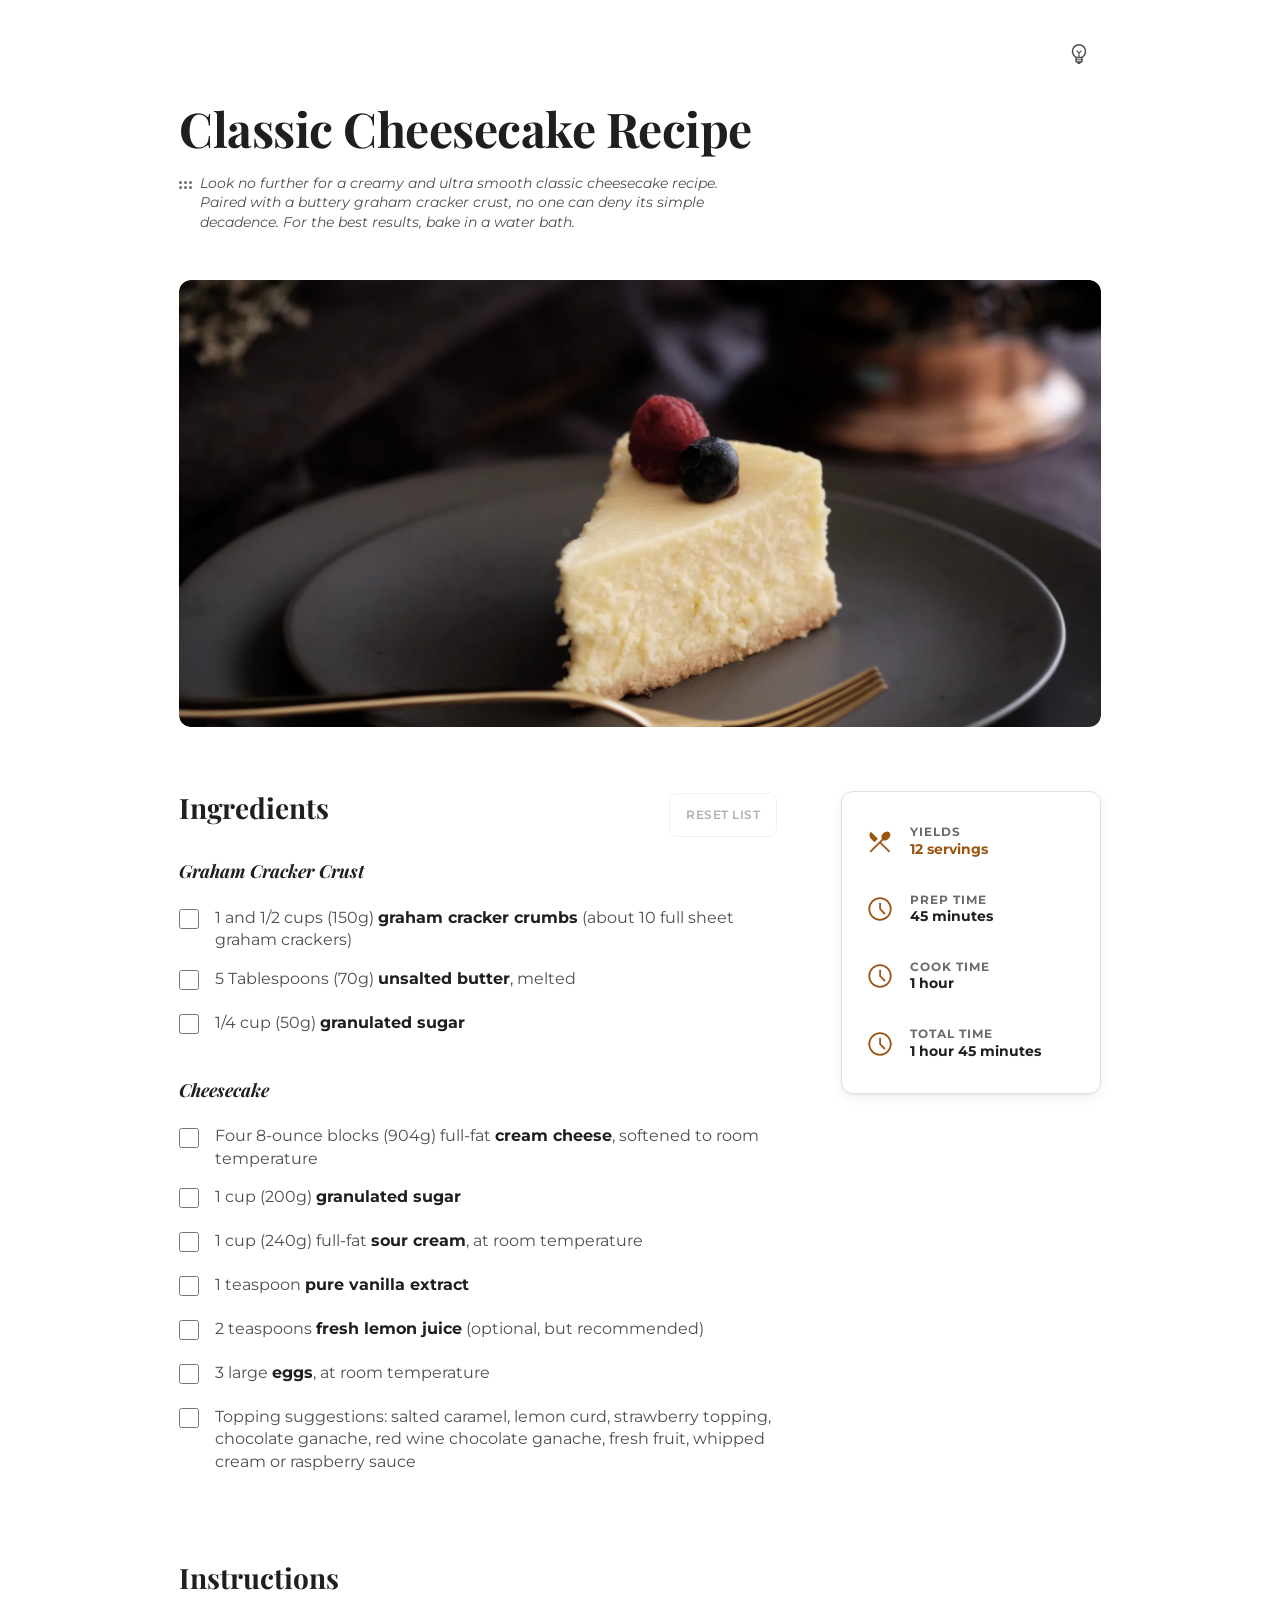
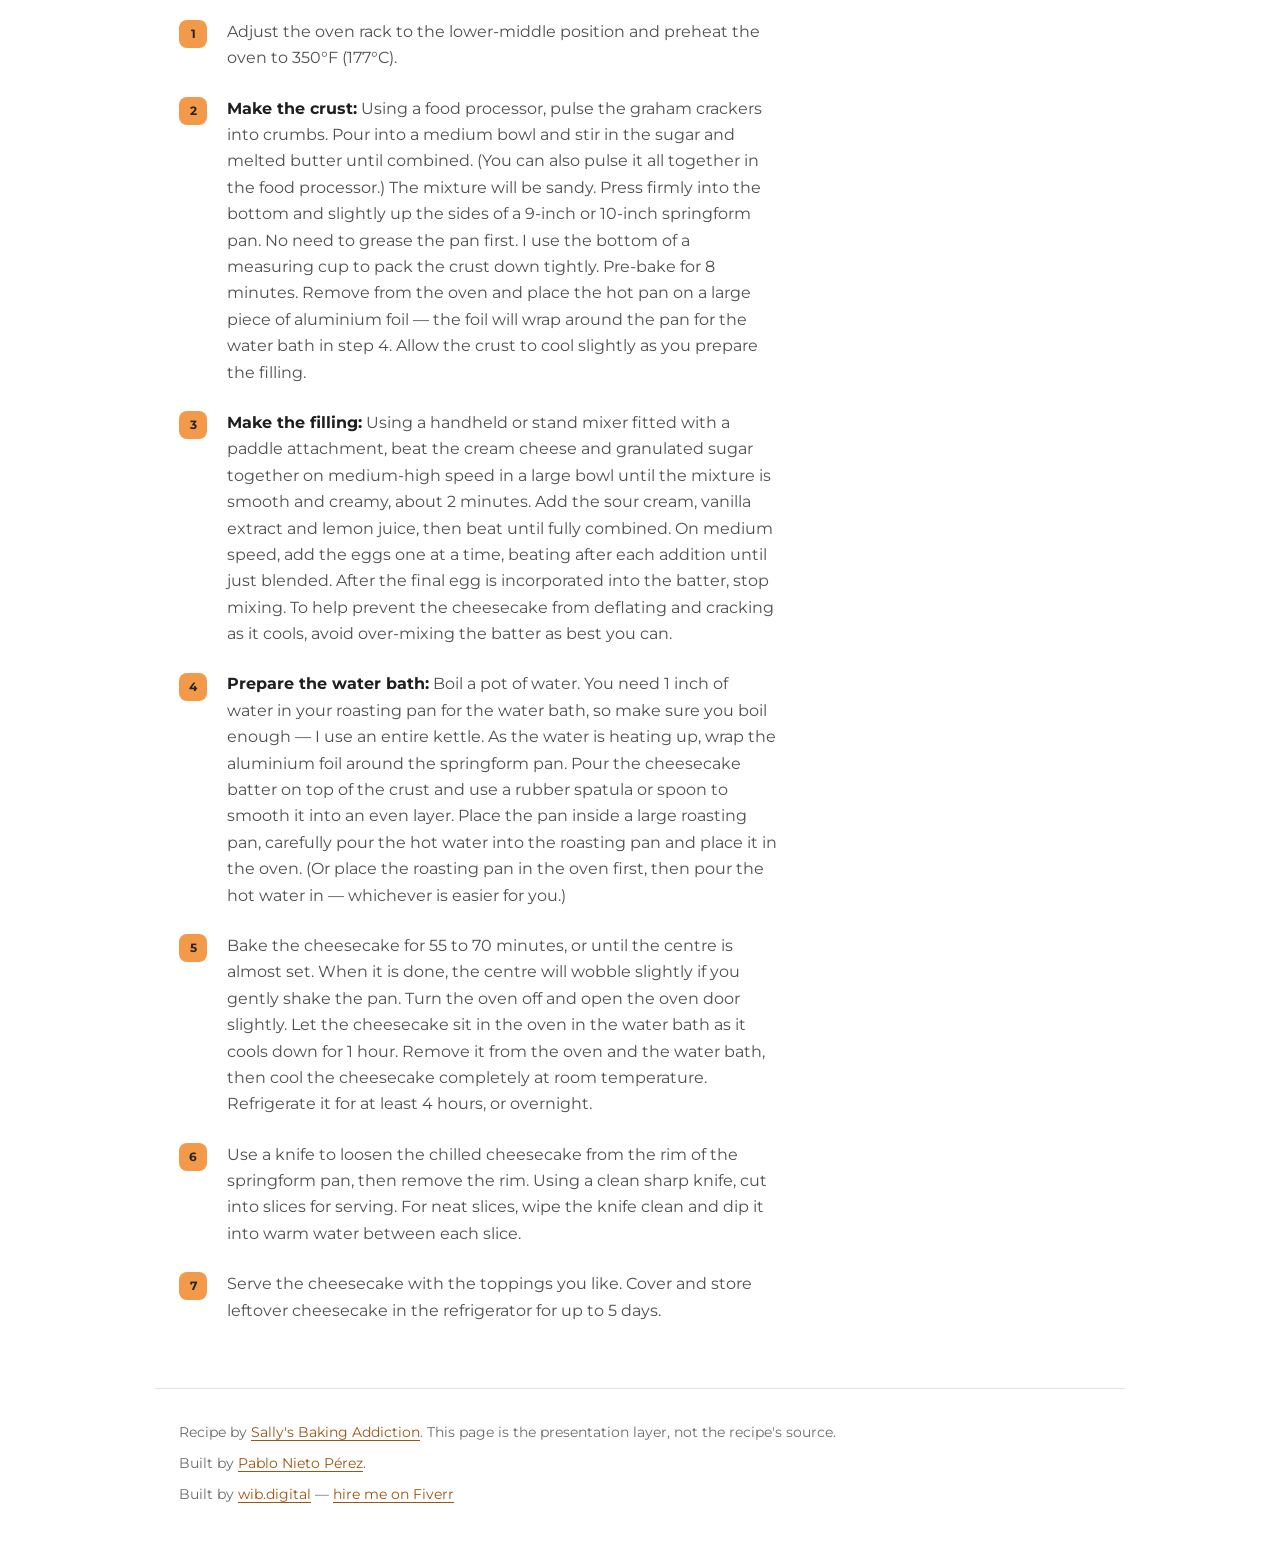
<file: index.html>
<!DOCTYPE html>
<html lang="en" data-theme="light">
<head>
  <meta charset="utf-8">
  <meta name="viewport" content="width=device-width, initial-scale=1">
  <!-- Built by Pablo Nieto Pérez — wib.digital
       Need changes or a new build? https://www.fiverr.com/pablonietop -->
  <meta name="author" content="Pablo Nieto Pérez — wib.digital">
  <link rel="author" href="https://www.fiverr.com/pablonietop">

  <title>WIB - Classic Cheesecake</title>
  <link rel="icon" href="favicon.ico" sizes="any">
  <link rel="icon" type="image/svg+xml" href="favicon.svg">
  <link rel="icon" type="image/png" href="favicon-96x96.png" sizes="96x96">
  <link rel="apple-touch-icon" href="apple-touch-icon.png">
  <meta name="description" content="A creamy classic cheesecake with a graham cracker crust, baked in a water bath. Ten tickable ingredients, prep and cook times up front, and seven steps.">

  <link rel="canonical" href="https://pablowib.github.io/Classic-Cheesecake-Recipe/">

  <meta property="og:type" content="article">
  <meta property="og:title" content="Classic Cheesecake Recipe — Ingredients, Times and Method">
  <meta property="og:description" content="A creamy classic cheesecake with a graham cracker crust, baked in a water bath. Ten tickable ingredients, prep and cook times up front, and seven steps.">
  <meta property="og:url" content="https://pablowib.github.io/Classic-Cheesecake-Recipe/">

  <link rel="preconnect" href="https://fonts.googleapis.com">
  <link rel="preconnect" href="https://fonts.gstatic.com" crossorigin>
  <link rel="stylesheet" href="https://fonts.googleapis.com/css2?family=Montserrat:wght@400;600;700&amp;family=Playfair+Display:ital,wght@0,700;1,700&amp;display=swap">

  <link rel="stylesheet" href="assets/css/base.css">
  <link rel="stylesheet" href="assets/css/layout.css">
  <link rel="stylesheet" href="assets/css/components.css">

  <script>
    // Applies the stored theme before first paint so the page never flashes.
    (function () {
      try {
        var stored = localStorage.getItem("cheesecake:theme");
        var prefersDark = window.matchMedia("(prefers-color-scheme: dark)").matches;
        document.documentElement.setAttribute(
          "data-theme",
          stored || (prefersDark ? "dark" : "light")
        );
      } catch (error) {
        /* Storage blocked — the light theme in the markup stands. */
      }
    })();
  </script>

  <script src="assets/js/main.js" defer></script>
  <script type="application/ld+json">
  {
    "@context": "https://schema.org",
    "@type": "Person",
    "name": "Pablo Nieto Pérez",
    "url": "https://wib.digital",
    "jobTitle": "Web Designer and Developer",
    "sameAs": [
      "https://www.fiverr.com/pablonietop",
      "https://www.linkedin.com/in/pablo-nieto-perez-39a530292"
    ]
  }
  </script>
</head>

<body>
  <a class="skip-link" href="#ingredients">Skip to the ingredients</a>

  <header class="page-header container">
    <div class="page-header__bar">
      <button type="button" class="theme-toggle" data-theme-toggle aria-pressed="false" aria-label="Switch to dark theme">
        <svg viewBox="0 96 960 960" aria-hidden="true" focusable="false">
          <path class="theme-toggle__glow" d="M383 683h194v-137l92-92-31-31-84 84-84-84-31 31 92 92v137Z"/>
          <path d="M480 976q-27 0-47.5-13T406 927h-14q-24 0-42-18t-18-42V724q-66-43-104-110t-38-148q0-121 84.5-205.5T480 176q121 0 205.5 84.5T770 466q0 81-38 148T628 724v143q0 24-18 42t-42 18h-14q-6 23-26.5 36T480 976Zm-88-109h176v-44H392v44Zm0-84h176v-40H392v40Zm-9-100h74V546l-92-92 31-31 84 84 84-84 31 31-92 92v137h74q60-28 96.5-87T710 466q0-97-66.5-163.5T480 236q-97 0-163.5 66.5T250 466q0 71 36.5 130t96.5 87Z"/>
        </svg>
      </button>
    </div>

    <h1 class="page-header__title">Classic Cheesecake Recipe</h1>

    <p class="page-header__intro">
      <svg width="13" height="8" viewBox="0 0 13 8" aria-hidden="true" focusable="false">
        <g fill="currentColor">
          <circle cx="1.5" cy="1.5" r="1.5"/>
          <circle cx="1.5" cy="6.5" r="1.5"/>
          <circle cx="6.5" cy="1.5" r="1.5"/>
          <circle cx="6.5" cy="6.5" r="1.5"/>
          <circle cx="11.5" cy="1.5" r="1.5"/>
          <circle cx="11.5" cy="6.5" r="1.5"/>
        </g>
      </svg>
      <span>Look no further for a creamy and ultra smooth classic cheesecake recipe. Paired with a buttery graham cracker crust, no one can deny its simple decadence. For the best results, bake in a water bath.</span>
    </p>

    <figure class="page-header__figure">
      <img
        src="assets/img/content/cheesecake-slice.webp"
        srcset="assets/img/content/cheesecake-slice-960.webp 960w, assets/img/content/cheesecake-slice.webp 1920w"
        sizes="(min-width: 64em) 970px, 100vw"
        width="1920"
        height="931"
        alt="A wedge of baked cheesecake on a dark plate, topped with a raspberry and a blueberry, a gold fork resting beside it.">
    </figure>
  </header>

  <main class="recipe container">
    <aside class="recipe__meta" aria-label="Yield and timings">
      <div class="meta-card">
        <div class="meta-card__item">
          <svg class="meta-card__icon" viewBox="0 96 960 960" aria-hidden="true" focusable="false">
            <path d="m165 936-42-42 420-420q-22-48-10-99.5t57-96.5q45-44 109-56.5T804 250q42 42 28.5 105T772 466q-41 42-91.5 55t-94.5-6l-67 67 312 312-42 42-312-312-312 312Zm125-351L171 466q-51-51-53-121t46-124l245 245-119 119Z"/>
          </svg>
          <div>
            <span class="meta-card__label">Yields</span>
            <span class="meta-card__value">12 servings</span>
          </div>
        </div>

        <div class="meta-card__item">
          <svg class="meta-card__icon" viewBox="0 96 960 960" aria-hidden="true" focusable="false">
            <path d="m627 769 45-45-159-160V363h-60v225l174 181ZM480 976q-82 0-155-31.5t-127.5-86Q143 804 111.5 731T80 576q0-82 31.5-155t86-127.5Q252 239 325 207.5T480 176q82 0 155 31.5t127.5 86Q817 348 848.5 421T880 576q0 82-31.5 155t-86 127.5Q708 913 635 944.5T480 976Zm0-60q140 0 240-100t100-240q0-140-100-240T480 236q-140 0-240 100T140 576q0 140 100 240t240 100Z"/>
          </svg>
          <div>
            <span class="meta-card__label">Prep time</span>
            <span class="meta-card__value">45 minutes</span>
          </div>
        </div>

        <div class="meta-card__item">
          <svg class="meta-card__icon" viewBox="0 96 960 960" aria-hidden="true" focusable="false">
            <path d="m627 769 45-45-159-160V363h-60v225l174 181ZM480 976q-82 0-155-31.5t-127.5-86Q143 804 111.5 731T80 576q0-82 31.5-155t86-127.5Q252 239 325 207.5T480 176q82 0 155 31.5t127.5 86Q817 348 848.5 421T880 576q0 82-31.5 155t-86 127.5Q708 913 635 944.5T480 976Zm0-60q140 0 240-100t100-240q0-140-100-240T480 236q-140 0-240 100T140 576q0 140 100 240t240 100Z"/>
          </svg>
          <div>
            <span class="meta-card__label">Cook time</span>
            <span class="meta-card__value">1 hour</span>
          </div>
        </div>

        <div class="meta-card__item">
          <svg class="meta-card__icon" viewBox="0 96 960 960" aria-hidden="true" focusable="false">
            <path d="m627 769 45-45-159-160V363h-60v225l174 181ZM480 976q-82 0-155-31.5t-127.5-86Q143 804 111.5 731T80 576q0-82 31.5-155t86-127.5Q252 239 325 207.5T480 176q82 0 155 31.5t127.5 86Q817 348 848.5 421T880 576q0 82-31.5 155t-86 127.5Q708 913 635 944.5T480 976Zm0-60q140 0 240-100t100-240q0-140-100-240T480 236q-140 0-240 100T140 576q0 140 100 240t240 100Z"/>
          </svg>
          <div>
            <span class="meta-card__label">Total time</span>
            <span class="meta-card__value">1 hour 45 minutes</span>
          </div>
        </div>
      </div>
    </aside>

    <section class="recipe__ingredients" id="ingredients" aria-labelledby="ingredients-heading">
      <div class="section-heading">
        <h2 id="ingredients-heading">Ingredients</h2>
        <button type="button" class="checklist__reset" data-checklist-reset disabled>Reset list</button>
      </div>

      <div data-checklist>
        <h3 class="section-subheading">Graham Cracker Crust</h3>
        <ul class="checklist">
          <li>
            <label class="checklist__item" for="ing-crumbs">
              <input type="checkbox" id="ing-crumbs">
              <span class="checklist__text">1 and 1/2 cups (150g) <strong>graham cracker crumbs</strong> (about 10 full sheet graham crackers)</span>
            </label>
          </li>
          <li>
            <label class="checklist__item" for="ing-butter">
              <input type="checkbox" id="ing-butter">
              <span class="checklist__text">5 Tablespoons (70g) <strong>unsalted butter</strong>, melted</span>
            </label>
          </li>
          <li>
            <label class="checklist__item" for="ing-crust-sugar">
              <input type="checkbox" id="ing-crust-sugar">
              <span class="checklist__text">1/4 cup (50g) <strong>granulated sugar</strong></span>
            </label>
          </li>
        </ul>

        <h3 class="section-subheading">Cheesecake</h3>
        <ul class="checklist">
          <li>
            <label class="checklist__item" for="ing-cream-cheese">
              <input type="checkbox" id="ing-cream-cheese">
              <span class="checklist__text">Four 8-ounce blocks (904g) full-fat <strong>cream cheese</strong>, softened to room temperature</span>
            </label>
          </li>
          <li>
            <label class="checklist__item" for="ing-sugar">
              <input type="checkbox" id="ing-sugar">
              <span class="checklist__text">1 cup (200g) <strong>granulated sugar</strong></span>
            </label>
          </li>
          <li>
            <label class="checklist__item" for="ing-sour-cream">
              <input type="checkbox" id="ing-sour-cream">
              <span class="checklist__text">1 cup (240g) full-fat <strong>sour cream</strong>, at room temperature</span>
            </label>
          </li>
          <li>
            <label class="checklist__item" for="ing-vanilla">
              <input type="checkbox" id="ing-vanilla">
              <span class="checklist__text">1 teaspoon <strong>pure vanilla extract</strong></span>
            </label>
          </li>
          <li>
            <label class="checklist__item" for="ing-lemon">
              <input type="checkbox" id="ing-lemon">
              <span class="checklist__text">2 teaspoons <strong>fresh lemon juice</strong> (optional, but recommended)</span>
            </label>
          </li>
          <li>
            <label class="checklist__item" for="ing-eggs">
              <input type="checkbox" id="ing-eggs">
              <span class="checklist__text">3 large <strong>eggs</strong>, at room temperature</span>
            </label>
          </li>
          <li>
            <label class="checklist__item" for="ing-topping">
              <input type="checkbox" id="ing-topping">
              <span class="checklist__text">Topping suggestions: salted caramel, lemon curd, strawberry topping, chocolate ganache, red wine chocolate ganache, fresh fruit, whipped cream or raspberry sauce</span>
            </label>
          </li>
        </ul>
      </div>
    </section>


    <section class="recipe__instructions" aria-labelledby="instructions-heading">
      <div class="section-heading">
        <h2 id="instructions-heading">Instructions</h2>
      </div>

      <ol class="steps">
        <li>Adjust the oven rack to the lower-middle position and preheat the oven to 350°F (177°C).</li>
        <li><strong>Make the crust:</strong> Using a food processor, pulse the graham crackers into crumbs. Pour into a medium bowl and stir in the sugar and melted butter until combined. (You can also pulse it all together in the food processor.) The mixture will be sandy. Press firmly into the bottom and slightly up the sides of a 9-inch or 10-inch springform pan. No need to grease the pan first. I use the bottom of a measuring cup to pack the crust down tightly. Pre-bake for 8 minutes. Remove from the oven and place the hot pan on a large piece of aluminium foil — the foil will wrap around the pan for the water bath in step 4. Allow the crust to cool slightly as you prepare the filling.</li>
        <li><strong>Make the filling:</strong> Using a handheld or stand mixer fitted with a paddle attachment, beat the cream cheese and granulated sugar together on medium-high speed in a large bowl until the mixture is smooth and creamy, about 2 minutes. Add the sour cream, vanilla extract and lemon juice, then beat until fully combined. On medium speed, add the eggs one at a time, beating after each addition until just blended. After the final egg is incorporated into the batter, stop mixing. To help prevent the cheesecake from deflating and cracking as it cools, avoid over-mixing the batter as best you can.</li>
        <li><strong>Prepare the water bath:</strong> Boil a pot of water. You need 1 inch of water in your roasting pan for the water bath, so make sure you boil enough — I use an entire kettle. As the water is heating up, wrap the aluminium foil around the springform pan. Pour the cheesecake batter on top of the crust and use a rubber spatula or spoon to smooth it into an even layer. Place the pan inside a large roasting pan, carefully pour the hot water into the roasting pan and place it in the oven. (Or place the roasting pan in the oven first, then pour the hot water in — whichever is easier for you.)</li>
        <li>Bake the cheesecake for 55 to 70 minutes, or until the centre is almost set. When it is done, the centre will wobble slightly if you gently shake the pan. Turn the oven off and open the oven door slightly. Let the cheesecake sit in the oven in the water bath as it cools down for 1 hour. Remove it from the oven and the water bath, then cool the cheesecake completely at room temperature. Refrigerate it for at least 4 hours, or overnight.</li>
        <li>Use a knife to loosen the chilled cheesecake from the rim of the springform pan, then remove the rim. Using a clean sharp knife, cut into slices for serving. For neat slices, wipe the knife clean and dip it into warm water between each slice.</li>
        <li>Serve the cheesecake with the toppings you like. Cover and store leftover cheesecake in the refrigerator for up to 5 days.</li>
      </ol>
    </section>
  </main>

  <footer class="page-footer container">
    <p>Recipe by <a href="https://sallysbakingaddiction.com/classic-cheesecake/" rel="noopener noreferrer">Sally's Baking Addiction</a>. This page is the presentation layer, not the recipe's source.</p>
    <p>Built by <a href="https://wib.digital" rel="noopener noreferrer">Pablo Nieto Pérez</a>.</p>
    <p class="site-credit">
      Built by <a href="https://wib.digital" rel="noopener">wib.digital</a> —
      <a href="https://www.fiverr.com/pablonietop" rel="noopener">hire me on Fiverr</a>
    </p>
  </footer>
</body>
</html>
</file>
<file: assets/css/base.css>
/* ==========================================================================
   base.css — design tokens, reset, base typography
   ========================================================================== */

/* --------------------------------------------------------------------------
   Variables
   -------------------------------------------------------------------------- */

:root {
  /* Type families */
  --font-display: "Playfair Display", Georgia, "Times New Roman", serif;
  --font-body: "Montserrat", "Segoe UI", system-ui, sans-serif;

  /* Type scale */
  --fs-xs: 0.75rem;    /* 12px */
  --fs-sm: 0.875rem;   /* 14px */
  --fs-base: 1rem;     /* 16px */
  --fs-md: 1.125rem;   /* 18px */
  --fs-lg: 1.375rem;   /* 22px */
  --fs-xl: 1.75rem;    /* 28px */
  --fs-2xl: clamp(2rem, 1.4rem + 3vw, 3rem);

  --lh-tight: 1.2;
  --lh-snug: 1.4;
  --lh-normal: 1.65;

  /* Spacing scale: 4 / 8 / 16 / 24 / 32 / 48 / 64 / 96 */
  --space-1: 0.25rem;
  --space-2: 0.5rem;
  --space-3: 1rem;
  --space-4: 1.5rem;
  --space-5: 2rem;
  --space-6: 3rem;
  --space-7: 4rem;
  --space-8: 6rem;

  /* Radii */
  --radius-sm: 0.25rem;
  --radius-md: 0.5rem;
  --radius-lg: 0.75rem;

  /* Motion */
  --transition: 180ms ease;

  /* Measure — keeps prose between 60 and 75 characters */
  --measure: 68ch;

  /* Layout */
  --container-max: 60.625rem; /* 970px */
  --container-pad: var(--space-3);

  /* Colour — light theme */
  --color-bg: #ffffff;
  --color-surface: #ffffff;
  --color-text: #1f1f1f;
  --color-text-muted: #4f4f4f;
  --color-text-subtle: #6b6b6b;
  --color-border: #e3e0da;
  --color-accent: #f2994a;          /* fills and badges only */
  --color-accent-text: #9c5511;     /* 5.6:1 on white — safe for text */
  --color-on-accent: #252525;       /* 6.9:1 on --color-accent */
  --color-focus: #0b63c5;

  --shadow-card: 0 1px 2px rgba(0, 0, 0, 0.06), 0 4px 12px rgba(0, 0, 0, 0.06);
}

:root[data-theme="dark"] {
  --color-bg: #252525;
  --color-surface: #2e2e2e;
  --color-text: #f2f2f2;
  --color-text-muted: #b8b8b8;
  --color-text-subtle: #9a9a9a;
  --color-border: #3d3d3d;
  --color-accent: #f2994a;
  --color-accent-text: #f2994a;     /* 6.9:1 on #252525 */
  --color-on-accent: #252525;
  --color-focus: #7fb2ff;

  --shadow-card: 0 1px 2px rgba(0, 0, 0, 0.4), 0 4px 12px rgba(0, 0, 0, 0.3);
}

/* --------------------------------------------------------------------------
   Reset
   -------------------------------------------------------------------------- */

*,
*::before,
*::after {
  box-sizing: border-box;
}

* {
  margin: 0;
}

html {
  -webkit-text-size-adjust: 100%;
  scroll-behavior: smooth;
}

body {
  min-height: 100vh;
  background-color: var(--color-bg);
  color: var(--color-text);
  font-family: var(--font-body);
  font-size: var(--fs-base);
  line-height: var(--lh-normal);
  -webkit-font-smoothing: antialiased;
  transition: background-color var(--transition), color var(--transition);
}

img,
svg {
  display: block;
  max-width: 100%;
}

img {
  height: auto;
}

input,
button {
  font: inherit;
  color: inherit;
}

button {
  background: none;
  border: none;
  cursor: pointer;
}

ul,
ol {
  padding: 0;
  list-style: none;
}

a {
  color: var(--color-accent-text);
  text-decoration-thickness: 1px;
  text-underline-offset: 0.2em;
}

a:hover {
  text-decoration-thickness: 2px;
}

/* --------------------------------------------------------------------------
   Base typography
   -------------------------------------------------------------------------- */

h1,
h2,
h3 {
  font-family: var(--font-display);
  line-height: var(--lh-tight);
  text-wrap: balance;
}

h1 {
  font-size: var(--fs-2xl);
  font-weight: 700;
  letter-spacing: -0.01em;
}

h2 {
  font-size: var(--fs-xl);
  font-weight: 700;
}

h3 {
  font-size: var(--fs-lg);
  font-weight: 700;
}

p {
  text-wrap: pretty;
}

strong {
  font-weight: 700;
}

/* --------------------------------------------------------------------------
   Focus
   -------------------------------------------------------------------------- */

:focus-visible {
  outline: 3px solid var(--color-focus);
  outline-offset: 2px;
  border-radius: var(--radius-sm);
}

/* --------------------------------------------------------------------------
   Motion preferences
   -------------------------------------------------------------------------- */

@media (prefers-reduced-motion: reduce) {
  html {
    scroll-behavior: auto;
  }

  *,
  *::before,
  *::after {
    animation-duration: 0.01ms !important;
    animation-iteration-count: 1 !important;
    transition-duration: 0.01ms !important;
  }
}

/* --------------------------------------------------------------------------
   Print — a recipe gets printed; never send a dark background to a printer
   -------------------------------------------------------------------------- */

@media print {
  :root,
  :root[data-theme="dark"] {
    --color-bg: #ffffff;
    --color-surface: #ffffff;
    --color-text: #000000;
    --color-text-muted: #333333;
    --color-text-subtle: #333333;
    --color-accent-text: #000000;
    --shadow-card: none;
  }

  .theme-toggle,
  .checklist__reset {
    display: none;
  }
}
</file>
<file: assets/css/layout.css>
/* ==========================================================================
   layout.css — container, page header, recipe grid, footer
   ========================================================================== */

/* --------------------------------------------------------------------------
   Container
   -------------------------------------------------------------------------- */

.container {
  width: 100%;
  max-width: var(--container-max);
  margin-inline: auto;
  padding-inline: var(--container-pad);
}

/* --------------------------------------------------------------------------
   Skip link
   -------------------------------------------------------------------------- */

.skip-link {
  position: absolute;
  left: var(--space-3);
  top: var(--space-3);
  z-index: 10;
  display: flex;
  align-items: center;
  min-height: 44px;
  padding: var(--space-2) var(--space-3);
  background-color: var(--color-surface);
  border: 1px solid var(--color-border);
  border-radius: var(--radius-md);
  color: var(--color-text);
  font-size: var(--fs-sm);
  font-weight: 600;
  text-decoration: none;
  transform: translateY(-200%);
}

.skip-link:focus-visible {
  transform: translateY(0);
}

/* --------------------------------------------------------------------------
   Page header
   -------------------------------------------------------------------------- */

.page-header {
  padding-block: var(--space-4) var(--space-6);
}

.page-header__bar {
  display: flex;
  justify-content: flex-end;
  min-height: 44px;
  margin-bottom: var(--space-4);
}

.page-header__title {
  max-width: 20ch;
}

.page-header__intro {
  display: flex;
  gap: var(--space-2);
  align-items: flex-start;
  max-width: 62ch;
  margin-top: var(--space-3);
  color: var(--color-text-muted);
  font-size: var(--fs-sm);
  font-style: italic;
  line-height: var(--lh-snug);
}

.page-header__intro svg {
  flex: none;
  margin-top: 0.5em;
  color: var(--color-text-subtle);
}

.page-header__figure {
  margin-top: var(--space-5);
}

.page-header__figure img {
  width: 100%;
  border-radius: var(--radius-lg);
}

/* --------------------------------------------------------------------------
   Recipe grid
   -------------------------------------------------------------------------- */

.recipe {
  display: grid;
  gap: var(--space-6);
  padding-bottom: var(--space-7);
}

/* --------------------------------------------------------------------------
   Footer
   -------------------------------------------------------------------------- */

.page-footer {
  padding-block: var(--space-5) var(--space-6);
  border-top: 1px solid var(--color-border);
  color: var(--color-text-subtle);
  font-size: var(--fs-sm);
}

.page-footer p + p {
  margin-top: var(--space-2);
}

/* --------------------------------------------------------------------------
   Error page
   -------------------------------------------------------------------------- */

.error-page {
  display: flex;
  flex-direction: column;
  justify-content: center;
  min-height: 100vh;
  padding-block: var(--space-7);
  text-align: center;
}

.error-page__code {
  color: var(--color-accent-text);
  font-family: var(--font-display);
  font-size: var(--fs-2xl);
  font-weight: 700;
  line-height: 1;
}

.error-page__title {
  margin-top: var(--space-3);
}

.error-page__text {
  max-width: 46ch;
  margin: var(--space-3) auto 0;
  color: var(--color-text-muted);
}

.error-page__action {
  margin-top: var(--space-5);
}

/* --------------------------------------------------------------------------
   Media queries
   -------------------------------------------------------------------------- */

@media (min-width: 48em) {
  :root {
    --container-pad: var(--space-4);
  }

  .page-header {
    padding-block: var(--space-5) var(--space-7);
  }

  .page-header__figure {
    margin-top: var(--space-6);
  }
}

@media (min-width: 64em) {
  .recipe {
    grid-template-columns: minmax(0, 1fr) 16.25rem;
    column-gap: var(--space-7);
    align-items: start;
  }

  .recipe__ingredients {
    grid-column: 1;
    grid-row: 1;
  }

  .recipe__meta {
    grid-column: 2;
    grid-row: 1;
    position: sticky;
    top: var(--space-4);
  }

  .recipe__instructions {
    grid-column: 1;
    grid-row: 2;
  }
}

@media (min-width: 90em) {
  :root {
    --container-pad: var(--space-5);
  }
}
</file>
<file: assets/css/components.css>
/* ==========================================================================
   components.css — theme toggle, checklist, meta card, steps
   ========================================================================== */

/* --------------------------------------------------------------------------
   Theme toggle
   -------------------------------------------------------------------------- */

.theme-toggle {
  display: grid;
  place-items: center;
  width: 44px;
  height: 44px;
  border: 1px solid transparent;
  border-radius: var(--radius-md);
  color: var(--color-text-muted);
  transition: color var(--transition), background-color var(--transition),
    border-color var(--transition);
}

.theme-toggle:hover {
  background-color: var(--color-surface);
  border-color: var(--color-border);
  color: var(--color-accent-text);
}

.theme-toggle:active {
  transform: scale(0.94);
}

.theme-toggle svg {
  width: 24px;
  height: 24px;
  fill: currentColor;
}

/* The bulb fills in once the dark theme is on. */
.theme-toggle__glow {
  opacity: 0;
  transition: opacity var(--transition);
}

:root[data-theme="dark"] .theme-toggle {
  color: var(--color-accent);
}

:root[data-theme="dark"] .theme-toggle__glow {
  opacity: 1;
}

/* --------------------------------------------------------------------------
   Section heading
   -------------------------------------------------------------------------- */

.section-heading {
  display: flex;
  flex-wrap: wrap;
  gap: var(--space-3);
  align-items: baseline;
  justify-content: space-between;
  margin-bottom: var(--space-4);
}

.section-subheading {
  margin-bottom: var(--space-3);
  font-size: var(--fs-md);
  font-style: italic;
  font-weight: 700;
}

.section-subheading + .checklist {
  margin-bottom: var(--space-5);
}

/* --------------------------------------------------------------------------
   Checklist
   -------------------------------------------------------------------------- */

.checklist {
  max-width: var(--measure);
}

.checklist__item {
  display: flex;
  gap: var(--space-3);
  align-items: flex-start;
  min-height: 44px;
  padding-block: var(--space-2);
  border-radius: var(--radius-md);
  color: var(--color-text-muted);
  cursor: pointer;
  font-size: var(--fs-sm);
  line-height: var(--lh-snug);
  transition: color var(--transition);
}

.checklist__item:hover {
  color: var(--color-text);
}

.checklist__item input[type="checkbox"] {
  flex: none;
  width: 20px;
  height: 20px;
  margin: 0;
  /* Optically centres the box against the first line of the label text. */
  margin-top: 0.15em;
  accent-color: var(--color-accent);
  cursor: pointer;
}

.checklist__item input[type="checkbox"]:checked + .checklist__text {
  color: var(--color-text-subtle);
  text-decoration: line-through;
  text-decoration-thickness: 1px;
}

.checklist__text strong {
  color: var(--color-text);
  font-weight: 700;
}

.checklist__item input[type="checkbox"]:checked + .checklist__text strong {
  color: inherit;
}

/* --------------------------------------------------------------------------
   Reset button
   -------------------------------------------------------------------------- */

.checklist__reset {
  padding: var(--space-2) var(--space-3);
  min-height: 44px;
  border: 1px solid var(--color-border);
  border-radius: var(--radius-md);
  color: var(--color-text-muted);
  font-size: var(--fs-xs);
  font-weight: 600;
  letter-spacing: 0.04em;
  text-transform: uppercase;
  transition: color var(--transition), border-color var(--transition),
    background-color var(--transition), opacity var(--transition);
}

.checklist__reset:hover:not(:disabled) {
  background-color: var(--color-surface);
  border-color: var(--color-accent);
  color: var(--color-accent-text);
}

.checklist__reset:active:not(:disabled) {
  transform: translateY(1px);
}

.checklist__reset:disabled {
  cursor: not-allowed;
  opacity: 0.45;
}

/* --------------------------------------------------------------------------
   Recipe meta card
   -------------------------------------------------------------------------- */

.meta-card {
  display: grid;
  grid-template-columns: repeat(2, minmax(0, 1fr));
  gap: var(--space-4);
  padding: var(--space-4);
  background-color: var(--color-surface);
  border: 1px solid var(--color-border);
  border-radius: var(--radius-lg);
  box-shadow: var(--shadow-card);
}

.meta-card__item {
  display: flex;
  gap: var(--space-3);
  align-items: center;
}

.meta-card__icon {
  flex: none;
  width: 28px;
  height: 28px;
  color: var(--color-accent-text);
  fill: currentColor;
}

.meta-card__label {
  display: block;
  color: var(--color-text-subtle);
  font-size: var(--fs-xs);
  font-weight: 700;
  letter-spacing: 0.08em;
  line-height: 1.3;
  text-transform: uppercase;
}

.meta-card__value {
  display: block;
  font-size: var(--fs-sm);
  font-weight: 700;
  line-height: 1.4;
}

.meta-card__item:first-child .meta-card__value {
  color: var(--color-accent-text);
}

/* --------------------------------------------------------------------------
   Instruction steps
   -------------------------------------------------------------------------- */

.steps {
  counter-reset: step;
  max-width: var(--measure);
}

.steps li {
  counter-increment: step;
  position: relative;
  padding-left: var(--space-6);
  color: var(--color-text-muted);
  font-size: var(--fs-sm);
  line-height: var(--lh-normal);
}

.steps li + li {
  margin-top: var(--space-4);
}

.steps li::before {
  content: counter(step);
  position: absolute;
  left: 0;
  top: 0.1em;
  display: grid;
  place-items: center;
  width: 28px;
  height: 28px;
  background-color: var(--color-accent);
  border-radius: var(--radius-md);
  color: var(--color-on-accent);
  font-family: var(--font-body);
  font-size: var(--fs-xs);
  font-weight: 700;
  line-height: 1;
}

.steps strong {
  color: var(--color-text);
}

/* --------------------------------------------------------------------------
   Button
   -------------------------------------------------------------------------- */

.button {
  display: inline-flex;
  align-items: center;
  justify-content: center;
  min-height: 44px;
  padding: var(--space-2) var(--space-4);
  background-color: var(--color-accent);
  border: 1px solid var(--color-accent);
  border-radius: var(--radius-md);
  color: var(--color-on-accent);
  font-size: var(--fs-sm);
  font-weight: 700;
  text-decoration: none;
  transition: filter var(--transition), transform var(--transition);
}

.button:hover {
  filter: brightness(0.94);
  text-decoration: none;
}

.button:active {
  transform: translateY(1px);
}

/* --------------------------------------------------------------------------
   Media queries
   -------------------------------------------------------------------------- */

@media (min-width: 30em) {
  .checklist__item,
  .steps li {
    font-size: var(--fs-base);
  }
}

@media (min-width: 64em) {
  .meta-card {
    grid-template-columns: minmax(0, 1fr);
    gap: var(--space-5);
    padding-block: var(--space-5);
  }
}
</file>
